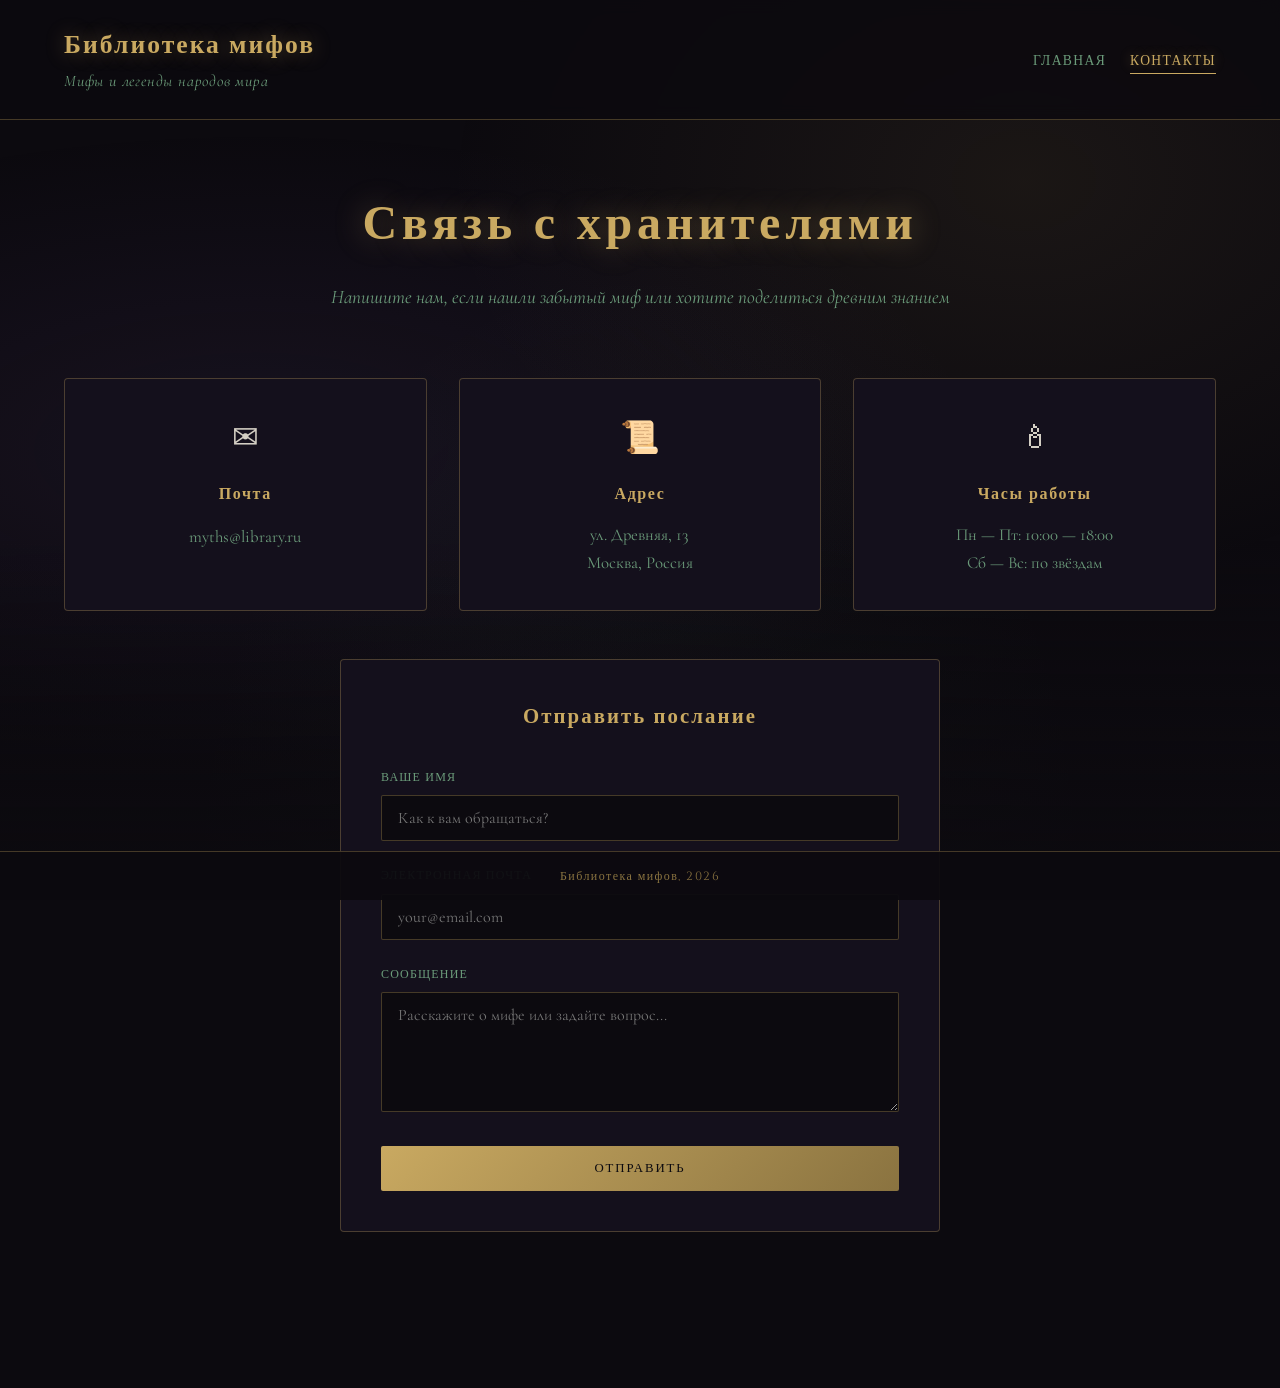
<file: contacts.html>
<!DOCTYPE html>
<html lang="ru">
<head>
  <meta charset="UTF-8">
  <meta name="viewport" content="width=device-width, initial-scale=1.0">
  <title>Контакты — Библиотека мифов</title>
  <link rel="stylesheet" href="css/style.css">
</head>
<body>

  <div class="stars-bg" aria-hidden="true"></div>

  <div class="page-wrapper">

    <header class="site-header">
      <div class="container header-inner">
        <div>
          <a href="index.html" class="site-title">Библиотека мифов</a>
          <p class="site-subtitle">Мифы и легенды народов мира</p>
        </div>
        <nav>
          <ul class="nav-links">
            <li><a href="index.html">Главная</a></li>
            <li><a href="contacts.html" class="active">Контакты</a></li>
          </ul>
        </nav>
      </div>
    </header>

    <main class="contacts-page">
      <div class="container">

        <div class="contacts-hero">
          <h1>Связь с хранителями</h1>
          <p>Напишите нам, если нашли забытый миф или хотите поделиться древним знанием</p>
        </div>

        <div class="contacts-grid">
          <div class="contact-card">
            <span class="contact-icon">✉</span>
            <h3>Почта</h3>
            <a href="mailto:myths@library.ru">myths@library.ru</a>
          </div>

          <div class="contact-card">
            <span class="contact-icon">📜</span>
            <h3>Адрес</h3>
            <p>ул. Древняя, 13<br>Москва, Россия</p>
          </div>

          <div class="contact-card">
            <span class="contact-icon">🕯</span>
            <h3>Часы работы</h3>
            <p>Пн — Пт: 10:00 — 18:00<br>Сб — Вс: по звёздам</p>
          </div>
        </div>

        <form class="contact-form" onsubmit="event.preventDefault(); alert('Ваше послание отправлено хранителям библиотеки!');">
          <h2>Отправить послание</h2>

          <div class="form-group">
            <label for="name">Ваше имя</label>
            <input type="text" id="name" name="name" placeholder="Как к вам обращаться?" required>
          </div>

          <div class="form-group">
            <label for="email">Электронная почта</label>
            <input type="email" id="email" name="email" placeholder="your@email.com" required>
          </div>

          <div class="form-group">
            <label for="message">Сообщение</label>
            <textarea id="message" name="message" placeholder="Расскажите о мифе или задайте вопрос..." required></textarea>
          </div>

          <button type="submit" class="btn-submit">Отправить</button>
        </form>

      </div>
    </main>

    <footer class="site-footer">
      <p>Библиотека мифов, 2026</p>
    </footer>

  </div>

  <script src="js/main.js"></script>
</body>
</html>
</file>
<file: css/style.css>
/* ============================================
   Библиотека мифов — общие стили
   ============================================ */

@import url('https://fonts.googleapis.com/css2?family=Cinzel:wght@400;600;700&family=Cormorant+Garamond:ital,wght@0,400;0,600;1,400&display=swap');

:root {
  --bg-deep: #0c0a0f;
  --bg-card: #14101c;
  --bg-card-hover: #1c1628;
  --gold: #c9a961;
  --gold-bright: #e8c97a;
  --gold-dim: #8a7340;
  --purple: #6b4c9a;
  --purple-glow: #9b7fd4;
  --green-text: #6b9b7a;
  --green-bright: #8bc49a;
  --text-primary: #d4cfc4;
  --text-muted: #8a8578;
  --border-gold: rgba(201, 169, 97, 0.3);
  --glow-gold: rgba(201, 169, 97, 0.4);
  --glow-purple: rgba(107, 76, 154, 0.5);
  --font-display: 'Cinzel', serif;
  --font-body: 'Cormorant Garamond', serif;
}

*,
*::before,
*::after {
  box-sizing: border-box;
  margin: 0;
  padding: 0;
}

html {
  scroll-behavior: smooth;
}

body {
  font-family: var(--font-body);
  font-size: 1.15rem;
  color: var(--text-primary);
  background-color: var(--bg-deep);
  min-height: 100vh;
  line-height: 1.7;
  overflow-x: hidden;
}

/* ---- Animated background ---- */

.stars-bg {
  position: fixed;
  inset: 0;
  z-index: 0;
  pointer-events: none;
  overflow: hidden;
}

.stars-bg::before {
  content: '';
  position: absolute;
  inset: 0;
  background:
    radial-gradient(ellipse at 20% 50%, rgba(107, 76, 154, 0.12) 0%, transparent 50%),
    radial-gradient(ellipse at 80% 20%, rgba(201, 169, 97, 0.08) 0%, transparent 40%),
    radial-gradient(ellipse at 50% 100%, rgba(107, 155, 122, 0.06) 0%, transparent 50%);
}

.star {
  position: absolute;
  border-radius: 50%;
  background: var(--gold-bright);
  animation: twinkle var(--duration, 3s) ease-in-out infinite;
  animation-delay: var(--delay, 0s);
  opacity: 0;
}

@keyframes twinkle {
  0%, 100% { opacity: 0.1; transform: scale(0.8); }
  50% { opacity: var(--opacity, 0.8); transform: scale(1.2); }
}

.fog {
  position: absolute;
  bottom: 0;
  left: -10%;
  width: 120%;
  height: 40%;
  background: linear-gradient(to top, rgba(12, 10, 15, 0.9), transparent);
  animation: fog-drift 20s ease-in-out infinite alternate;
}

@keyframes fog-drift {
  from { transform: translateX(-2%); opacity: 0.6; }
  to { transform: translateX(2%); opacity: 1; }
}

.particle {
  position: absolute;
  width: 3px;
  height: 3px;
  border-radius: 50%;
  background: var(--purple-glow);
  box-shadow: 0 0 6px var(--glow-purple);
  animation: float-up var(--duration, 8s) linear infinite;
  animation-delay: var(--delay, 0s);
  opacity: 0;
}

@keyframes float-up {
  0% { transform: translateY(100vh) translateX(0); opacity: 0; }
  10% { opacity: 0.6; }
  90% { opacity: 0.4; }
  100% { transform: translateY(-10vh) translateX(var(--drift, 20px)); opacity: 0; }
}

/* ---- Layout ---- */

.page-wrapper {
  position: relative;
  z-index: 1;
  min-height: 100vh;
  display: flex;
  flex-direction: column;
  padding-bottom: 60px;
}

.container {
  width: 100%;
  max-width: 1200px;
  margin: 0 auto;
  padding: 0 1.5rem;
}

/* ---- Header ---- */

.site-header {
  padding: 1.5rem 0;
  border-bottom: 1px solid var(--border-gold);
  background: rgba(12, 10, 15, 0.85);
  backdrop-filter: blur(8px);
  position: sticky;
  top: 0;
  z-index: 100;
}

.header-inner {
  display: flex;
  align-items: center;
  justify-content: space-between;
  flex-wrap: wrap;
  gap: 1rem;
}

.site-title {
  font-family: var(--font-display);
  font-size: 1.6rem;
  font-weight: 700;
  color: var(--gold);
  text-decoration: none;
  letter-spacing: 0.08em;
  text-shadow: 0 0 20px var(--glow-gold);
  transition: color 0.3s, text-shadow 0.3s;
}

.site-title:hover {
  color: var(--gold-bright);
  text-shadow: 0 0 30px var(--glow-gold);
}

.site-subtitle {
  font-family: var(--font-body);
  font-size: 1rem;
  color: var(--green-text);
  font-style: italic;
  letter-spacing: 0.05em;
}

.nav-links {
  display: flex;
  gap: 1.5rem;
  list-style: none;
}

.nav-links a {
  font-family: var(--font-display);
  font-size: 0.85rem;
  color: var(--green-text);
  text-decoration: none;
  letter-spacing: 0.1em;
  text-transform: uppercase;
  transition: color 0.3s, text-shadow 0.3s;
  position: relative;
}

.nav-links a::after {
  content: '';
  position: absolute;
  bottom: -4px;
  left: 0;
  width: 0;
  height: 1px;
  background: var(--gold);
  transition: width 0.3s;
}

.nav-links a:hover,
.nav-links a.active {
  color: var(--gold);
  text-shadow: 0 0 12px var(--glow-gold);
}

.nav-links a:hover::after,
.nav-links a.active::after {
  width: 100%;
}

/* ---- Hero ---- */

.hero {
  min-height: 85vh;
  display: flex;
  flex-direction: column;
  align-items: center;
  justify-content: center;
  text-align: center;
  padding: 4rem 1.5rem;
  position: relative;
}

.hero-title {
  font-family: var(--font-display);
  font-size: clamp(2.5rem, 6vw, 4.5rem);
  font-weight: 700;
  color: var(--gold);
  letter-spacing: 0.12em;
  text-shadow:
    0 0 40px var(--glow-gold),
    0 0 80px rgba(107, 76, 154, 0.3);
  margin-bottom: 1.5rem;
  animation: fade-in-up 1.2s ease-out;
}

.hero-description {
  font-size: clamp(1.1rem, 2.5vw, 1.4rem);
  color: var(--green-text);
  max-width: 600px;
  font-style: italic;
  margin-bottom: 3rem;
  animation: fade-in-up 1.2s ease-out 0.3s both;
}

@keyframes fade-in-up {
  from { opacity: 0; transform: translateY(30px); }
  to { opacity: 1; transform: translateY(0); }
}

.scroll-btn {
  display: flex;
  flex-direction: column;
  align-items: center;
  gap: 0.5rem;
  background: none;
  border: none;
  cursor: pointer;
  color: var(--gold);
  font-family: var(--font-display);
  font-size: 0.8rem;
  letter-spacing: 0.15em;
  text-transform: uppercase;
  text-decoration: none;
  animation: fade-in-up 1.2s ease-out 0.6s both, bounce 2s ease-in-out 2s infinite;
  transition: color 0.3s, text-shadow 0.3s;
}

.scroll-btn:hover {
  color: var(--gold-bright);
  text-shadow: 0 0 20px var(--glow-gold);
}

.scroll-arrow {
  width: 24px;
  height: 24px;
  border-right: 2px solid var(--gold);
  border-bottom: 2px solid var(--gold);
  transform: rotate(45deg);
  margin-top: 4px;
}

@keyframes bounce {
  0%, 100% { transform: translateY(0); }
  50% { transform: translateY(8px); }
}

/* ---- Myths section ---- */

.myths-section {
  padding: 5rem 0;
}

.section-title {
  font-family: var(--font-display);
  font-size: clamp(1.8rem, 4vw, 2.5rem);
  color: var(--gold);
  text-align: center;
  letter-spacing: 0.1em;
  margin-bottom: 0.75rem;
  text-shadow: 0 0 20px var(--glow-gold);
}

.section-subtitle {
  text-align: center;
  color: var(--green-text);
  font-style: italic;
  margin-bottom: 3.5rem;
  font-size: 1.1rem;
}

.myths-grid {
  display: grid;
  grid-template-columns: repeat(auto-fill, minmax(320px, 1fr));
  gap: 2rem;
}

/* ---- Myth card ---- */

.myth-card {
  background: var(--bg-card);
  border: 1px solid var(--border-gold);
  border-radius: 4px;
  overflow: hidden;
  position: relative;
  transition: transform 0.4s ease, box-shadow 0.4s ease, border-color 0.4s ease;
  animation: card-appear 0.6s ease-out both;
}

.myth-card::before {
  content: '';
  position: absolute;
  inset: 0;
  background: linear-gradient(135deg, rgba(201, 169, 97, 0.05), rgba(107, 76, 154, 0.08));
  opacity: 0;
  transition: opacity 0.4s;
  pointer-events: none;
  z-index: 1;
}

.myth-card:hover {
  transform: scale(1.03);
  box-shadow:
    0 0 30px var(--glow-gold),
    0 0 60px var(--glow-purple),
    inset 0 0 30px rgba(201, 169, 97, 0.05);
  border-color: var(--gold);
}

.myth-card:hover::before {
  opacity: 1;
}

@keyframes card-appear {
  from { opacity: 0; transform: translateY(20px); }
  to { opacity: 1; transform: translateY(0); }
}

.myth-card-image {
  width: 100%;
  height: 200px;
  object-fit: cover;
  display: block;
  filter: brightness(0.92) saturate(1.05);
  transition: filter 0.4s;
}

.myth-card:hover .myth-card-image {
  filter: brightness(1) saturate(1.15);
}

.myth-card-body {
  padding: 1.5rem;
  position: relative;
  z-index: 2;
}

.myth-card-culture {
  font-family: var(--font-display);
  font-size: 0.7rem;
  letter-spacing: 0.15em;
  text-transform: uppercase;
  color: var(--purple-glow);
  margin-bottom: 0.5rem;
}

.myth-card-title {
  font-family: var(--font-display);
  font-size: 1.3rem;
  color: var(--gold);
  margin-bottom: 0.75rem;
  letter-spacing: 0.05em;
}

.myth-card-desc {
  color: var(--green-text);
  font-size: 1rem;
  margin-bottom: 1rem;
  line-height: 1.6;
}

.myth-card-author {
  font-size: 0.9rem;
  color: var(--text-muted);
  font-style: italic;
  margin-bottom: 1.25rem;
}

.myth-card-author span {
  color: var(--green-bright);
}

.btn-read {
  display: inline-block;
  font-family: var(--font-display);
  font-size: 0.75rem;
  letter-spacing: 0.15em;
  text-transform: uppercase;
  color: var(--bg-deep);
  background: linear-gradient(135deg, var(--gold), var(--gold-dim));
  border: none;
  padding: 0.65rem 1.5rem;
  cursor: pointer;
  border-radius: 2px;
  text-decoration: none;
  transition: background 0.3s, box-shadow 0.3s, transform 0.2s;
}

.btn-read:hover {
  background: linear-gradient(135deg, var(--gold-bright), var(--gold));
  box-shadow: 0 0 20px var(--glow-gold);
  transform: translateY(-2px);
}

/* ---- Modal ---- */

.modal-overlay {
  position: fixed;
  inset: 0;
  background: rgba(0, 0, 0, 0.85);
  backdrop-filter: blur(6px);
  z-index: 1000;
  display: flex;
  align-items: center;
  justify-content: center;
  padding: 1.5rem;
  opacity: 0;
  visibility: hidden;
  transition: opacity 0.4s, visibility 0.4s;
}

.modal-overlay.active {
  opacity: 1;
  visibility: visible;
}

.modal {
  background: var(--bg-card);
  border: 1px solid var(--border-gold);
  border-radius: 4px;
  max-width: 700px;
  width: 100%;
  max-height: 85vh;
  overflow-y: auto;
  position: relative;
  box-shadow:
    0 0 40px var(--glow-gold),
    0 0 80px var(--glow-purple);
  transform: scale(0.9) translateY(20px);
  transition: transform 0.4s ease;
}

.modal-overlay.active .modal {
  transform: scale(1) translateY(0);
}

.modal-close {
  position: absolute;
  top: 1rem;
  right: 1rem;
  width: 36px;
  height: 36px;
  background: rgba(201, 169, 97, 0.15);
  border: 1px solid var(--border-gold);
  border-radius: 50%;
  cursor: pointer;
  display: flex;
  align-items: center;
  justify-content: center;
  transition: background 0.3s, transform 0.3s;
  z-index: 10;
}

.modal-close::before,
.modal-close::after {
  content: '';
  position: absolute;
  width: 16px;
  height: 2px;
  background: var(--gold);
}

.modal-close::before { transform: rotate(45deg); }
.modal-close::after { transform: rotate(-45deg); }

.modal-close:hover {
  background: rgba(201, 169, 97, 0.3);
  transform: rotate(90deg);
}

.modal-image {
  width: 100%;
  height: 250px;
  object-fit: cover;
  filter: brightness(0.8);
}

.modal-content {
  padding: 2rem;
}

.modal-culture {
  font-family: var(--font-display);
  font-size: 0.75rem;
  letter-spacing: 0.15em;
  text-transform: uppercase;
  color: var(--purple-glow);
  margin-bottom: 0.5rem;
}

.modal-title {
  font-family: var(--font-display);
  font-size: 1.8rem;
  color: var(--gold);
  margin-bottom: 0.5rem;
  letter-spacing: 0.05em;
}

.modal-author {
  color: var(--green-text);
  font-style: italic;
  margin-bottom: 1.5rem;
  padding-bottom: 1rem;
  border-bottom: 1px solid var(--border-gold);
}

.modal-text {
  color: var(--text-primary);
  font-size: 1.1rem;
  line-height: 1.8;
}

.modal-text p {
  margin-bottom: 1rem;
}

/* ---- Footer ---- */

.site-footer {
  position: fixed;
  bottom: 0;
  left: 0;
  right: 0;
  z-index: 50;
  background: rgba(12, 10, 15, 0.95);
  border-top: 1px solid var(--border-gold);
  padding: 0.85rem 0;
  text-align: center;
}

.site-footer p {
  font-family: var(--font-display);
  font-size: 0.75rem;
  letter-spacing: 0.12em;
  color: var(--gold-dim);
}

/* ---- Myth detail page ---- */

.myth-page {
  padding: 3rem 0 6rem;
}

.back-link {
  display: inline-block;
  font-family: var(--font-display);
  font-size: 0.8rem;
  letter-spacing: 0.1em;
  color: var(--green-text);
  text-decoration: none;
  margin-bottom: 2rem;
  transition: color 0.3s, text-shadow 0.3s;
}

.back-link:hover {
  color: var(--gold);
  text-shadow: 0 0 12px var(--glow-gold);
}

.myth-article {
  background: var(--bg-card);
  border: 1px solid var(--border-gold);
  border-radius: 4px;
  overflow: hidden;
  box-shadow: 0 0 40px rgba(107, 76, 154, 0.15);
}

.myth-article-hero {
  position: relative;
  overflow: hidden;
}

.myth-article-image {
  width: 100%;
  height: clamp(250px, 40vw, 420px);
  object-fit: cover;
  display: block;
}

.myth-article-content {
  padding: 2.5rem clamp(1.5rem, 4vw, 3.5rem);
}

.myth-article-culture {
  font-family: var(--font-display);
  font-size: 0.75rem;
  letter-spacing: 0.15em;
  text-transform: uppercase;
  color: var(--purple-glow);
  margin-bottom: 0.75rem;
}

.myth-article-title {
  font-family: var(--font-display);
  font-size: clamp(1.8rem, 4vw, 2.8rem);
  color: var(--gold);
  letter-spacing: 0.08em;
  text-shadow: 0 0 25px var(--glow-gold);
  margin-bottom: 0.75rem;
}

.myth-article-author {
  color: var(--green-text);
  font-style: italic;
  margin-bottom: 2rem;
  padding-bottom: 1.5rem;
  border-bottom: 1px solid var(--border-gold);
}

.myth-article-author span {
  color: var(--green-bright);
}

.myth-article-text {
  color: var(--text-primary);
  font-size: 1.15rem;
  line-height: 1.9;
  max-width: 720px;
}

.myth-article-text p {
  margin-bottom: 1.25rem;
}

.myth-article-text p:first-child::first-letter {
  font-family: var(--font-display);
  font-size: 3.2rem;
  float: left;
  line-height: 0.85;
  padding-right: 0.5rem;
  color: var(--gold);
  text-shadow: 0 0 15px var(--glow-gold);
}

/* ---- Contacts page ---- */

.contacts-page {
  padding: 4rem 0 6rem;
}

.contacts-hero {
  text-align: center;
  margin-bottom: 4rem;
}

.contacts-hero h1 {
  font-family: var(--font-display);
  font-size: clamp(2rem, 5vw, 3rem);
  color: var(--gold);
  letter-spacing: 0.1em;
  text-shadow: 0 0 30px var(--glow-gold);
  margin-bottom: 1rem;
}

.contacts-hero p {
  color: var(--green-text);
  font-style: italic;
  font-size: 1.2rem;
}

.contacts-grid {
  display: grid;
  grid-template-columns: repeat(auto-fit, minmax(280px, 1fr));
  gap: 2rem;
  margin-bottom: 3rem;
}

.contact-card {
  background: var(--bg-card);
  border: 1px solid var(--border-gold);
  border-radius: 4px;
  padding: 2rem;
  text-align: center;
  transition: transform 0.3s, box-shadow 0.3s;
}

.contact-card:hover {
  transform: translateY(-4px);
  box-shadow: 0 0 25px var(--glow-purple);
}

.contact-icon {
  font-size: 2rem;
  margin-bottom: 1rem;
  display: block;
}

.contact-card h3 {
  font-family: var(--font-display);
  font-size: 1rem;
  color: var(--gold);
  letter-spacing: 0.1em;
  margin-bottom: 0.75rem;
}

.contact-card p,
.contact-card a {
  color: var(--green-text);
  font-size: 1.05rem;
  text-decoration: none;
  transition: color 0.3s;
}

.contact-card a:hover {
  color: var(--gold);
}

.contact-form {
  max-width: 600px;
  margin: 0 auto;
  background: var(--bg-card);
  border: 1px solid var(--border-gold);
  border-radius: 4px;
  padding: 2.5rem;
}

.contact-form h2 {
  font-family: var(--font-display);
  font-size: 1.3rem;
  color: var(--gold);
  text-align: center;
  letter-spacing: 0.1em;
  margin-bottom: 2rem;
}

.form-group {
  margin-bottom: 1.5rem;
}

.form-group label {
  display: block;
  font-family: var(--font-display);
  font-size: 0.75rem;
  letter-spacing: 0.1em;
  text-transform: uppercase;
  color: var(--green-text);
  margin-bottom: 0.5rem;
}

.form-group input,
.form-group textarea {
  width: 100%;
  background: var(--bg-deep);
  border: 1px solid var(--border-gold);
  border-radius: 2px;
  padding: 0.75rem 1rem;
  color: var(--text-primary);
  font-family: var(--font-body);
  font-size: 1rem;
  transition: border-color 0.3s, box-shadow 0.3s;
}

.form-group input:focus,
.form-group textarea:focus {
  outline: none;
  border-color: var(--gold);
  box-shadow: 0 0 12px var(--glow-gold);
}

.form-group textarea {
  resize: vertical;
  min-height: 120px;
}

.btn-submit {
  display: block;
  width: 100%;
  font-family: var(--font-display);
  font-size: 0.8rem;
  letter-spacing: 0.15em;
  text-transform: uppercase;
  color: var(--bg-deep);
  background: linear-gradient(135deg, var(--gold), var(--gold-dim));
  border: none;
  padding: 0.85rem;
  cursor: pointer;
  border-radius: 2px;
  transition: background 0.3s, box-shadow 0.3s;
}

.btn-submit:hover {
  background: linear-gradient(135deg, var(--gold-bright), var(--gold));
  box-shadow: 0 0 20px var(--glow-gold);
}

/* ---- Scrollbar ---- */

::-webkit-scrollbar {
  width: 8px;
}

::-webkit-scrollbar-track {
  background: var(--bg-deep);
}

::-webkit-scrollbar-thumb {
  background: var(--gold-dim);
  border-radius: 4px;
}

::-webkit-scrollbar-thumb:hover {
  background: var(--gold);
}

/* ---- Responsive ---- */

@media (max-width: 768px) {
  .header-inner {
    flex-direction: column;
    text-align: center;
  }

  .hero {
    min-height: 70vh;
  }

  .myths-grid {
    grid-template-columns: 1fr;
  }
}
</file>
